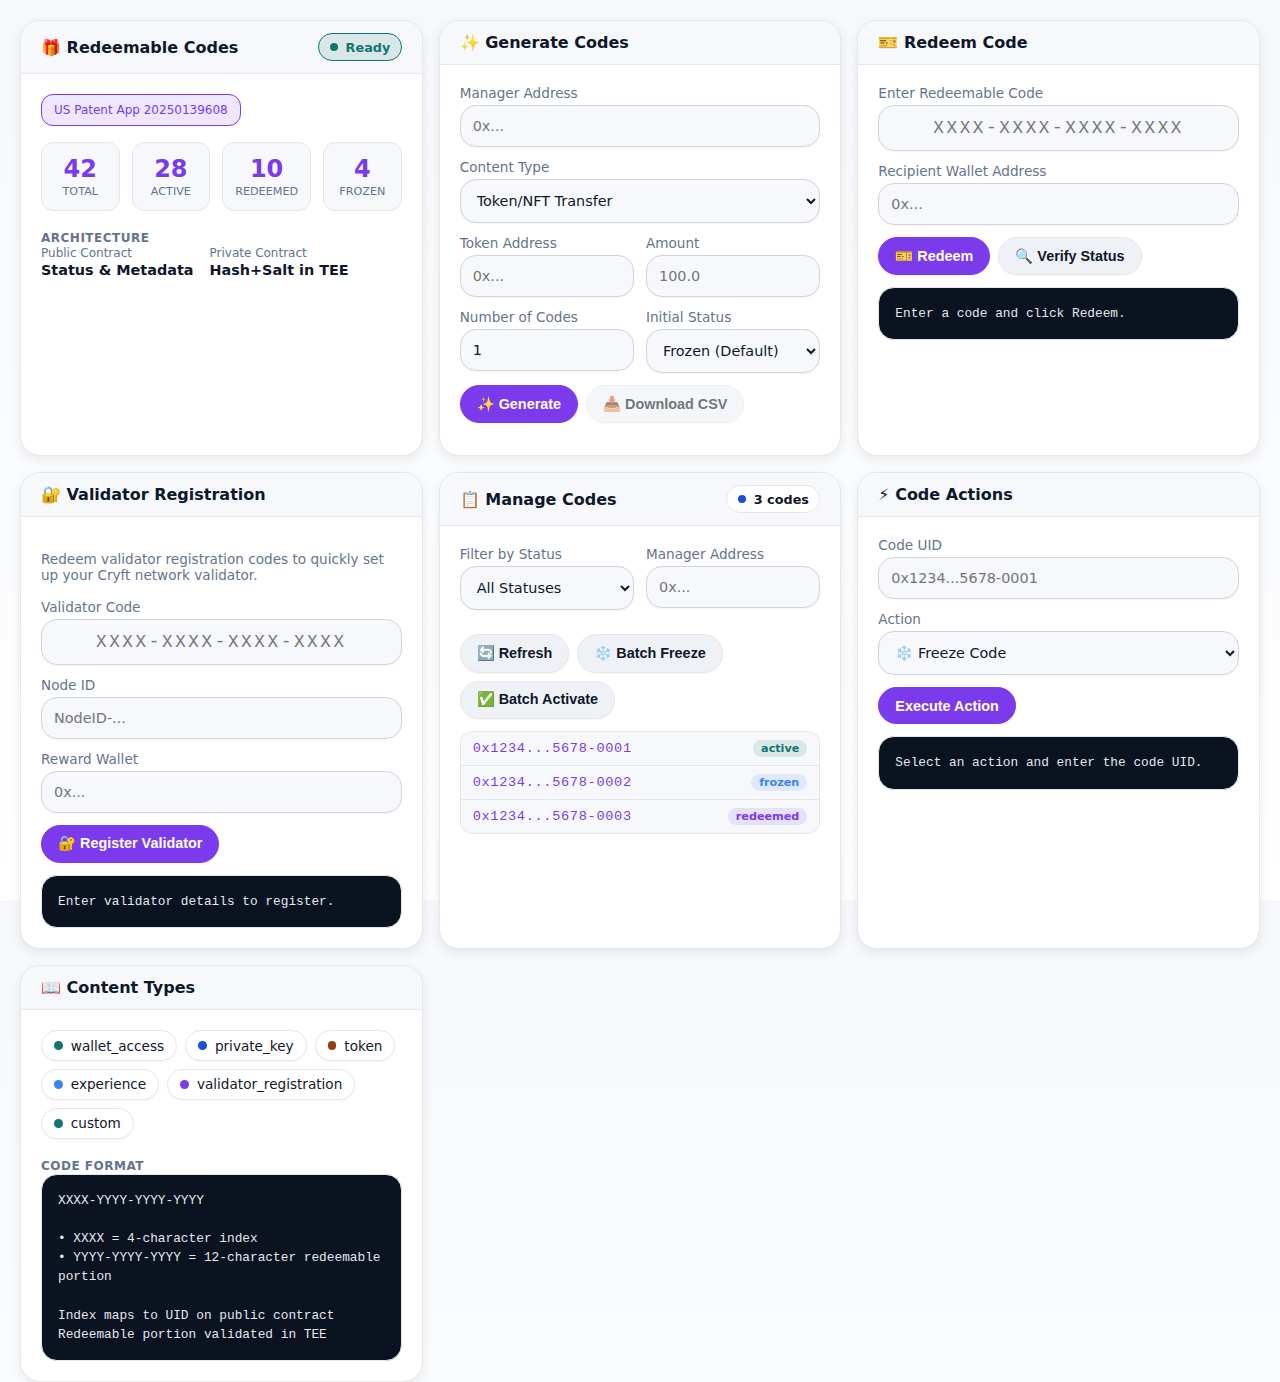
<file: modules/redeemable_codes_v1/gui/index.html>
<!DOCTYPE html>
<html lang="en">
<head>
  <meta charset="UTF-8" />
  <meta name="viewport" content="width=device-width,initial-scale=1" />
  <title>Redeemable Codes</title>
  <style>
    /* Match main dashboard theme tokens */
    :root {
      --bg-main:   #ffffff;
      --bg-subtle: #f6f8fb;
      --bg-panel:  #ffffff;
      --text-main: #0f172a;
      --text-dim:  #64748b;
      --accent:    #7c3aed;
      --accent-ink: #ffffff;
      --ok:      #0f766e;
      --warn:    #92400e;
      --bad:     #b91c1c;
      --pending: #1d4ed8;
      --border:        #e5e7eb;
      --border-strong: #d1d5db;
      --radius-xl:  1.25rem;
      --radius-lg:  1rem;
      --radius-md:  0.75rem;
      --radius-pill: 9999px;
      --pad-xl: 1.25rem;
      --pad-lg:  1rem;
      --pad-md:  0.75rem;
      --pad-sm:  0.5rem;
      --font-stack: system-ui, -apple-system, BlinkMacSystemFont, "Segoe UI", Roboto, "Helvetica Neue", Arial, sans-serif;
      --font-mono: ui-monospace, SFMono-Regular, Menlo, Monaco, Consolas, "Liberation Mono", monospace;
      --shadow-xs: 0 1px 2px rgba(0,0,0,0.04);
      --shadow-sm: 0 4px 12px rgba(15, 23, 42, 0.08);
      --code-bg:  #0b1220;
      --code-ink: #e5e7eb;
    }
    @media (prefers-color-scheme: dark) {
      :root {
        --bg-main:   #0b1220;
        --bg-subtle: #0e1627;
        --bg-panel:  #0f172a;
        --text-main: #e5e7eb;
        --text-dim:  #94a3b8;
        --border:        #1e293b;
        --border-strong: #334155;
        --shadow-xs: 0 1px 2px rgba(0,0,0,0.25);
        --shadow-sm: 0 4px 12px rgba(0,0,0,0.35);
      }
    }

    *, *::before, *::after { box-sizing: border-box; }
    html, body { height: 100%; margin: 0; }
    body {
      font-family: var(--font-stack);
      background: linear-gradient(180deg, var(--bg-subtle) 0%, var(--bg-main) 100%);
      color: var(--text-main);
      padding: var(--pad-xl);
      overflow-y: auto;
    }

    /* Cards Grid */
    .cards-grid {
      display: grid;
      grid-template-columns: repeat(auto-fill, minmax(340px, 1fr));
      gap: var(--pad-lg);
    }

    /* Card */
    .card {
      background: var(--bg-panel);
      border: 1px solid var(--border);
      border-radius: var(--radius-xl);
      box-shadow: var(--shadow-sm);
      overflow: hidden;
    }
    .card-header {
      display: flex;
      align-items: center;
      justify-content: space-between;
      padding: var(--pad-md) var(--pad-xl);
      border-bottom: 1px solid var(--border);
      background: var(--bg-subtle);
    }
    .card-title {
      font-size: 1rem;
      font-weight: 800;
      color: var(--text-main);
    }
    .card-body {
      padding: var(--pad-xl);
    }

    /* Chips */
    .chips { display: flex; flex-wrap: wrap; gap: .5rem; }
    .chip {
      display: inline-flex;
      align-items: center;
      gap: .5rem;
      padding: .4rem .75rem;
      border-radius: var(--radius-pill);
      border: 1px solid var(--border);
      background: var(--bg-panel);
      box-shadow: var(--shadow-xs);
      font-size: .85rem;
      color: var(--text-main);
    }
    .chip .dot { width: .55rem; height: .55rem; border-radius: 50%; }
    .dot.ok { background: var(--ok); }
    .dot.warn { background: var(--warn); }
    .dot.bad { background: var(--bad); }
    .dot.pending { background: var(--pending); }
    .dot.frozen { background: #3b82f6; }
    .dot.redeemed { background: var(--accent); }
    .dot.revoked { background: var(--bad); }
    .dot.active { background: var(--ok); }

    /* Badge */
    .badge {
      display: inline-flex;
      align-items: center;
      gap: .5rem;
      padding: .35rem .65rem;
      border-radius: var(--radius-pill);
      font-size: .8rem;
      font-weight: 600;
      border: 1px solid var(--border);
      background: var(--bg-panel);
    }
    .badge .dot { width: .5rem; height: .5rem; border-radius: 50%; }
    .badge.ok { background: rgba(15, 118, 110, 0.12); border-color: var(--ok); color: var(--ok); }
    .badge.warn { background: rgba(146, 64, 14, 0.12); border-color: var(--warn); color: var(--warn); }
    .badge.bad { background: rgba(185, 28, 28, 0.12); border-color: var(--bad); color: var(--bad); }

    /* Info grid */
    .info-grid {
      display: flex;
      gap: var(--pad-lg);
      flex-wrap: wrap;
    }
    .info-item {
      display: flex;
      flex-direction: column;
      gap: 2px;
    }
    .info-label {
      color: var(--text-dim);
      font-size: 0.75rem;
    }
    .info-value {
      color: var(--text-main);
      font-weight: 600;
      font-size: 0.9rem;
    }

    /* Stats Grid */
    .stats-grid {
      display: grid;
      grid-template-columns: repeat(4, 1fr);
      gap: var(--pad-md);
      margin-bottom: var(--pad-lg);
    }
    .stat-item {
      text-align: center;
      padding: var(--pad-md);
      background: var(--bg-subtle);
      border: 1px solid var(--border);
      border-radius: var(--radius-md);
    }
    .stat-item .value {
      font-size: 1.5rem;
      font-weight: 800;
      color: var(--accent);
    }
    .stat-item .label {
      font-size: 0.7rem;
      color: var(--text-dim);
      text-transform: uppercase;
      margin-top: 2px;
    }

    /* Forms */
    label {
      font-size: 0.85rem;
      color: var(--text-dim);
      display: block;
      margin-bottom: 4px;
    }
    input, select, textarea {
      width: 100%;
      background: var(--bg-subtle);
      border: 1px solid var(--border-strong);
      border-radius: var(--radius-lg);
      padding: var(--pad-md);
      color: var(--text-main);
      font-size: 0.9rem;
      font-family: inherit;
      margin-bottom: var(--pad-md);
      box-shadow: var(--shadow-xs);
    }
    input:focus, select:focus, textarea:focus {
      outline: none;
      border-color: var(--accent);
    }
    textarea {
      min-height: 80px;
      resize: vertical;
      font-family: var(--font-mono);
      font-size: 0.85rem;
    }
    @media (prefers-color-scheme: dark) {
      input, select, textarea { background: #0e1627; }
    }

    /* Code input special styling */
    .code-input {
      font-family: var(--font-mono);
      font-size: 1.1rem;
      letter-spacing: 0.15em;
      text-transform: uppercase;
      text-align: center;
    }

    /* Buttons */
    .btn {
      appearance: none;
      border: none;
      cursor: pointer;
      font-weight: 800;
      background: #eef2f6;
      border: 1px solid var(--border);
      color: var(--text-main);
      border-radius: var(--radius-pill);
      padding: 0.6rem 1rem;
      font-size: 0.9rem;
      box-shadow: var(--shadow-xs);
      transition: background .15s ease, border-color .15s ease;
    }
    .btn:hover { filter: brightness(0.98); }
    .btn:disabled { opacity: .6; cursor: not-allowed; }
    @media (prefers-color-scheme: dark) {
      .btn { background: #0e1627; }
    }
    .btn-accent {
      background: var(--accent);
      color: var(--accent-ink);
      border-color: var(--accent);
    }
    .btn-accent:hover { filter: saturate(110%); }
    .btn-row {
      display: flex;
      gap: var(--pad-sm);
      flex-wrap: wrap;
    }

    /* Output */
    .output {
      background: var(--code-bg);
      border: 1px solid var(--border);
      border-radius: var(--radius-lg);
      padding: var(--pad-lg);
      font-family: var(--font-mono);
      font-size: 0.8rem;
      line-height: 1.5;
      white-space: pre-wrap;
      word-break: break-all;
      max-height: 150px;
      overflow-y: auto;
      color: var(--code-ink);
    }
    .output.success { color: #4ade80; }
    .output.error { color: #f87171; }

    /* Code list */
    .code-list {
      max-height: 200px;
      overflow-y: auto;
      border: 1px solid var(--border);
      border-radius: var(--radius-md);
      background: var(--bg-subtle);
    }
    .code-row {
      display: flex;
      justify-content: space-between;
      align-items: center;
      padding: var(--pad-sm) var(--pad-md);
      border-bottom: 1px solid var(--border);
      font-size: 0.85rem;
    }
    .code-row:last-child { border-bottom: none; }
    .code-value {
      font-family: var(--font-mono);
      color: var(--accent);
      font-size: 0.85rem;
      letter-spacing: 0.05em;
    }
    .code-status {
      font-size: 0.7rem;
      padding: 2px 8px;
      border-radius: var(--radius-pill);
      font-weight: 600;
    }
    .code-status.frozen {
      background: rgba(59, 130, 246, 0.12);
      color: #3b82f6;
    }
    .code-status.active {
      background: rgba(15, 118, 110, 0.12);
      color: var(--ok);
    }
    .code-status.redeemed {
      background: rgba(124, 58, 237, 0.12);
      color: var(--accent);
    }

    /* Section label */
    .section-label {
      font-size: 0.75rem;
      color: var(--text-dim);
      text-transform: uppercase;
      letter-spacing: 0.5px;
      margin-bottom: var(--pad-sm);
      font-weight: 600;
    }

    /* Form grid */
    .form-grid {
      display: grid;
      grid-template-columns: 1fr 1fr;
      gap: var(--pad-md);
    }

    /* Patent badge */
    .patent-badge {
      display: inline-flex;
      align-items: center;
      gap: 6px;
      padding: var(--pad-sm) var(--pad-md);
      background: rgba(124, 58, 237, 0.12);
      border: 1px solid var(--accent);
      border-radius: var(--radius-md);
      font-size: 0.75rem;
      color: var(--accent);
    }

    @media (max-width: 640px) {
      .cards-grid { grid-template-columns: 1fr; }
      .info-grid { flex-direction: column; gap: var(--pad-sm); }
      .stats-grid { grid-template-columns: repeat(2, 1fr); }
      .form-grid { grid-template-columns: 1fr; }
    }
  </style>
</head>
<body>

  <div class="cards-grid">

    <!-- Module Status Card -->
    <div class="card">
      <div class="card-header">
        <span class="card-title">🎁 Redeemable Codes</span>
        <span id="rc-statusBadge" class="badge ok"><span class="dot ok"></span>Ready</span>
      </div>
      <div class="card-body">
        <div class="patent-badge" style="margin-bottom: var(--pad-lg);">
          US Patent App 20250139608
        </div>
        
        <div class="stats-grid">
          <div class="stat-item">
            <div id="rc-totalCodes" class="value">0</div>
            <div class="label">Total</div>
          </div>
          <div class="stat-item">
            <div id="rc-activeCodes" class="value">0</div>
            <div class="label">Active</div>
          </div>
          <div class="stat-item">
            <div id="rc-redeemedCodes" class="value">0</div>
            <div class="label">Redeemed</div>
          </div>
          <div class="stat-item">
            <div id="rc-frozenCodes" class="value">0</div>
            <div class="label">Frozen</div>
          </div>
        </div>
        
        <span class="section-label">Architecture</span>
        <div class="info-grid">
          <div class="info-item">
            <span class="info-label">Public Contract</span>
            <span class="info-value">Status & Metadata</span>
          </div>
          <div class="info-item">
            <span class="info-label">Private Contract</span>
            <span class="info-value">Hash+Salt in TEE</span>
          </div>
        </div>
      </div>
    </div>

    <!-- Generate Codes Card -->
    <div class="card">
      <div class="card-header">
        <span class="card-title">✨ Generate Codes</span>
      </div>
      <div class="card-body">
        <label for="rc-managerAddr">Manager Address</label>
        <input type="text" id="rc-managerAddr" placeholder="0x..." />

        <label for="rc-contentType">Content Type</label>
        <select id="rc-contentType">
          <option value="token">Token/NFT Transfer</option>
          <option value="wallet_access">Wallet Access</option>
          <option value="validator_registration">Validator Registration</option>
          <option value="experience">Experience/API Trigger</option>
          <option value="custom">Custom Content</option>
        </select>

        <div id="rc-contentFields"></div>

        <div class="form-grid">
          <div>
            <label for="rc-codeCount">Number of Codes</label>
            <input type="number" id="rc-codeCount" value="1" min="1" max="100" />
          </div>
          <div>
            <label for="rc-initialStatus">Initial Status</label>
            <select id="rc-initialStatus">
              <option value="frozen" selected>Frozen (Default)</option>
              <option value="active">Active</option>
            </select>
          </div>
        </div>

        <div class="btn-row" style="margin-bottom: var(--pad-md);">
          <button id="rc-generateBtn" class="btn btn-accent">✨ Generate</button>
          <button id="rc-downloadBtn" class="btn" disabled>📥 Download CSV</button>
        </div>
        
        <div id="rc-generatedList" class="code-list" style="display: none;"></div>
      </div>
    </div>

    <!-- Redeem Code Card -->
    <div class="card">
      <div class="card-header">
        <span class="card-title">🎫 Redeem Code</span>
      </div>
      <div class="card-body">
        <label for="rc-redeemCode">Enter Redeemable Code</label>
        <input type="text" id="rc-redeemCode" class="code-input" placeholder="XXXX-XXXX-XXXX-XXXX" maxlength="19" />

        <label for="rc-recipientAddr">Recipient Wallet Address</label>
        <input type="text" id="rc-recipientAddr" placeholder="0x..." />

        <div class="btn-row" style="margin-bottom: var(--pad-md);">
          <button id="rc-redeemBtn" class="btn btn-accent">🎫 Redeem</button>
          <button id="rc-verifyBtn" class="btn">🔍 Verify Status</button>
        </div>
        
        <div id="rc-redeemOutput" class="output">Enter a code and click Redeem.</div>
      </div>
    </div>

    <!-- Validator Registration Card -->
    <div class="card">
      <div class="card-header">
        <span class="card-title">🔐 Validator Registration</span>
      </div>
      <div class="card-body">
        <p style="font-size: 0.85rem; color: var(--text-dim); margin-bottom: var(--pad-lg);">
          Redeem validator registration codes to quickly set up your Cryft network validator.
        </p>

        <label for="rc-valCode">Validator Code</label>
        <input type="text" id="rc-valCode" class="code-input" placeholder="XXXX-XXXX-XXXX-XXXX" maxlength="19" />

        <label for="rc-nodeId">Node ID</label>
        <input type="text" id="rc-nodeId" placeholder="NodeID-..." />

        <label for="rc-valWallet">Reward Wallet</label>
        <input type="text" id="rc-valWallet" placeholder="0x..." />

        <div class="btn-row" style="margin-bottom: var(--pad-md);">
          <button id="rc-valRedeemBtn" class="btn btn-accent">🔐 Register Validator</button>
        </div>
        
        <div id="rc-valOutput" class="output">Enter validator details to register.</div>
      </div>
    </div>

    <!-- Manage Codes Card -->
    <div class="card">
      <div class="card-header">
        <span class="card-title">📋 Manage Codes</span>
        <span id="rc-manageCount" class="badge"><span class="dot pending"></span>0 codes</span>
      </div>
      <div class="card-body">
        <div class="form-grid" style="margin-bottom: var(--pad-md);">
          <div>
            <label for="rc-filterStatus">Filter by Status</label>
            <select id="rc-filterStatus">
              <option value="">All Statuses</option>
              <option value="frozen">Frozen</option>
              <option value="active">Active</option>
              <option value="redeemed">Redeemed</option>
              <option value="revoked">Revoked</option>
            </select>
          </div>
          <div>
            <label for="rc-filterManager">Manager Address</label>
            <input type="text" id="rc-filterManager" placeholder="0x..." />
          </div>
        </div>

        <div class="btn-row" style="margin-bottom: var(--pad-md);">
          <button id="rc-refreshBtn" class="btn">🔄 Refresh</button>
          <button id="rc-batchFreezeBtn" class="btn">❄️ Batch Freeze</button>
          <button id="rc-batchActivateBtn" class="btn">✅ Batch Activate</button>
        </div>
        
        <div id="rc-codesList" class="code-list">
          <div class="code-row">
            <span style="color: var(--text-dim);">No codes found</span>
          </div>
        </div>
      </div>
    </div>

    <!-- Code Actions Card -->
    <div class="card">
      <div class="card-header">
        <span class="card-title">⚡ Code Actions</span>
      </div>
      <div class="card-body">
        <label for="rc-actionUid">Code UID</label>
        <input type="text" id="rc-actionUid" placeholder="0x1234...5678-0001" />

        <label for="rc-actionType">Action</label>
        <select id="rc-actionType">
          <option value="freeze">❄️ Freeze Code</option>
          <option value="unfreeze">🔓 Unfreeze/Activate</option>
          <option value="revoke">🚫 Revoke Code</option>
          <option value="report_lost">📢 Report Lost</option>
          <option value="transfer">🔄 Transfer Management</option>
        </select>

        <div id="rc-actionFields"></div>

        <div class="btn-row" style="margin-bottom: var(--pad-md);">
          <button id="rc-executeActionBtn" class="btn btn-accent">Execute Action</button>
        </div>
        
        <div id="rc-actionOutput" class="output">Select an action and enter the code UID.</div>
      </div>
    </div>

    <!-- Content Types Guide -->
    <div class="card">
      <div class="card-header">
        <span class="card-title">📖 Content Types</span>
      </div>
      <div class="card-body">
        <div class="chips" style="margin-bottom: var(--pad-lg);">
          <span class="chip"><span class="dot ok"></span>wallet_access</span>
          <span class="chip"><span class="dot pending"></span>private_key</span>
          <span class="chip"><span class="dot warn"></span>token</span>
          <span class="chip"><span class="dot frozen"></span>experience</span>
          <span class="chip"><span class="dot redeemed"></span>validator_registration</span>
          <span class="chip"><span class="dot ok"></span>custom</span>
        </div>
        
        <span class="section-label">Code Format</span>
        <div class="output" style="max-height: none;">XXXX-YYYY-YYYY-YYYY

• XXXX = 4-character index
• YYYY-YYYY-YYYY = 12-character redeemable portion

Index maps to UID on public contract
Redeemable portion validated in TEE</div>
      </div>
    </div>

  </div>

  <script>
    (function() {
      const $ = (id) => document.getElementById('rc-' + id);
      let generatedCodes = [];

      // Format code input as user types
      function formatCodeInput(input) {
        let value = input.value.replace(/[^A-Za-z0-9]/g, '').toUpperCase();
        const parts = [];
        for (let i = 0; i < value.length && i < 16; i += 4) {
          parts.push(value.substr(i, 4));
        }
        input.value = parts.join('-');
      }

      // Generate a random code
      function generateCode() {
        const chars = 'ABCDEFGHJKLMNPQRSTUVWXYZ23456789';
        let code = '';
        for (let i = 0; i < 16; i++) {
          code += chars.charAt(Math.floor(Math.random() * chars.length));
        }
        return code.match(/.{1,4}/g).join('-');
      }

      // Generate UID
      function generateUid(manager, index) {
        const shortManager = manager.slice(0, 10) || '0x0000';
        return shortManager + '-' + String(index).padStart(4, '0');
      }

      // Update content fields based on type
      function updateContentFields() {
        const type = $('contentType').value;
        const container = $('contentFields');
        let html = '';

        switch (type) {
          case 'token':
            html = '<div class="form-grid"><div><label>Token Address</label><input type="text" id="rc-tokenAddr" placeholder="0x..." /></div><div><label>Amount</label><input type="text" id="rc-tokenAmount" placeholder="100.0" /></div></div>';
            break;
          case 'validator_registration':
            html = '<div class="form-grid"><div><label>Stake Amount (CRYFT)</label><input type="number" id="rc-stakeAmount" placeholder="2000" /></div><div><label>Delegation Fee (%)</label><input type="number" id="rc-delegationFee" placeholder="2" min="0" max="100" /></div></div>';
            break;
          case 'experience':
            html = '<label>API Endpoint</label><input type="text" id="rc-apiEndpoint" placeholder="https://api.example.com/trigger" />';
            break;
          case 'custom':
            html = '<label>Custom Data (JSON)</label><textarea id="rc-customData" placeholder=\'{"type": "...", "data": {...}}\'></textarea>';
            break;
        }

        container.innerHTML = html;
      }

      // Update action fields
      function updateActionFields() {
        const action = $('actionType').value;
        const container = $('actionFields');
        let html = '';

        if (action === 'report_lost') {
          html = '<label>Proof of Ownership</label><textarea id="rc-proofData" placeholder="Provide proof of ownership..."></textarea>';
        } else if (action === 'transfer') {
          html = '<label>New Manager Address</label><input type="text" id="rc-newManager" placeholder="0x..." />';
        }

        container.innerHTML = html;
      }

      // Display generated codes
      function displayGeneratedCodes(codes) {
        const list = $('generatedList');
        list.style.display = 'block';
        list.innerHTML = codes.map(c => 
          '<div class="code-row">' +
          '<span class="code-value">' + c.code + '</span>' +
          '<span class="code-status ' + c.status + '">' + c.status + '</span>' +
          '</div>'
        ).join('');
        $('downloadBtn').disabled = false;
      }

      // Download as CSV
      function downloadCSV() {
        if (generatedCodes.length === 0) return;
        const csv = 'Code,UID,Status,ContentType,Created\n' +
          generatedCodes.map(c => 
            c.code + ',' + c.uid + ',' + c.status + ',' + c.contentType + ',' + c.created
          ).join('\n');
        const blob = new Blob([csv], { type: 'text/csv' });
        const url = URL.createObjectURL(blob);
        const a = document.createElement('a');
        a.href = url;
        a.download = 'redeemable-codes-' + Date.now() + '.csv';
        a.click();
        URL.revokeObjectURL(url);
      }

      // Fetch stats
      async function fetchStats() {
        // Demo data - would call API in production
        $('totalCodes').textContent = '42';
        $('activeCodes').textContent = '28';
        $('redeemedCodes').textContent = '10';
        $('frozenCodes').textContent = '4';
      }

      // Fetch codes list
      async function fetchCodes() {
        const status = $('filterStatus').value;
        // Demo data
        const codes = [
          { uid: '0x1234...5678-0001', status: 'active', contentType: 'token' },
          { uid: '0x1234...5678-0002', status: 'frozen', contentType: 'validator_registration' },
          { uid: '0x1234...5678-0003', status: 'redeemed', contentType: 'experience' },
        ];

        const filtered = status ? codes.filter(c => c.status === status) : codes;
        
        const list = $('codesList');
        if (filtered.length === 0) {
          list.innerHTML = '<div class="code-row"><span style="color: var(--text-dim);">No codes found</span></div>';
        } else {
          list.innerHTML = filtered.map(c => 
            '<div class="code-row">' +
            '<span class="code-value">' + c.uid + '</span>' +
            '<span class="code-status ' + c.status + '">' + c.status + '</span>' +
            '</div>'
          ).join('');
        }
        
        $('manageCount').innerHTML = '<span class="dot pending"></span>' + filtered.length + ' codes';
      }

      // Event listeners
      $('contentType').addEventListener('change', updateContentFields);
      $('actionType').addEventListener('change', updateActionFields);

      ['redeemCode', 'valCode'].forEach(id => {
        document.getElementById('rc-' + id).addEventListener('input', function() {
          formatCodeInput(this);
        });
      });

      $('generateBtn').addEventListener('click', function() {
        const manager = $('managerAddr').value.trim();
        const count = parseInt($('codeCount').value) || 1;
        const status = $('initialStatus').value;
        const contentType = $('contentType').value;

        if (!manager) {
          alert('Please enter a manager address');
          return;
        }

        generatedCodes = [];
        for (let i = 0; i < count; i++) {
          generatedCodes.push({
            code: generateCode(),
            uid: generateUid(manager, i + 1),
            status: status,
            contentType: contentType,
            created: new Date().toISOString()
          });
        }

        displayGeneratedCodes(generatedCodes);
        fetchStats();
      });

      $('downloadBtn').addEventListener('click', downloadCSV);

      $('redeemBtn').addEventListener('click', function() {
        const code = $('redeemCode').value.replace(/-/g, '');
        const recipient = $('recipientAddr').value.trim();
        const output = $('redeemOutput');

        if (!code || code.length !== 16) {
          output.className = 'output error';
          output.textContent = '✗ Please enter a valid 16-character code.';
          return;
        }

        if (!recipient) {
          output.className = 'output error';
          output.textContent = '✗ Please enter a recipient address.';
          return;
        }

        output.className = 'output';
        output.textContent = 'Redeeming code...\n';
        
        // Simulate redemption
        setTimeout(() => {
          output.className = 'output success';
          output.textContent = '✓ Code Redeemed Successfully!\n\n' +
            'Content delivered to: ' + recipient.slice(0, 20) + '...\n' +
            'Transaction: 0x' + Array(64).fill(0).map(() => Math.floor(Math.random()*16).toString(16)).join('');
          fetchStats();
        }, 500);
      });

      $('verifyBtn').addEventListener('click', function() {
        const code = $('redeemCode').value.replace(/-/g, '');
        const output = $('redeemOutput');

        if (!code || code.length < 4) {
          output.className = 'output error';
          output.textContent = '✗ Please enter at least the code index.';
          return;
        }

        output.className = 'output';
        output.textContent = 'Checking status...\n\n' +
          'Status: Active ✓\n' +
          'Content Type: Token Transfer\n' +
          'Created: ' + new Date().toISOString();
      });

      $('valRedeemBtn').addEventListener('click', function() {
        const code = $('valCode').value.replace(/-/g, '');
        const nodeId = $('nodeId').value.trim();
        const wallet = $('valWallet').value.trim();
        const output = $('valOutput');

        if (!code || !nodeId || !wallet) {
          output.className = 'output error';
          output.textContent = '✗ Please fill in all fields.';
          return;
        }

        output.className = 'output';
        output.textContent = 'Registering validator...\n';
        
        setTimeout(() => {
          output.className = 'output success';
          output.textContent = '✓ Validator Registration Initiated!\n\n' +
            'Node ID: ' + nodeId + '\n' +
            'Stake: 2000 CRYFT\n' +
            'Delegation Fee: 2%\n' +
            'Rewards to: ' + wallet.slice(0, 20) + '...';
        }, 600);
      });

      $('refreshBtn').addEventListener('click', fetchCodes);

      $('executeActionBtn').addEventListener('click', function() {
        const uid = $('actionUid').value.trim();
        const action = $('actionType').value;
        const output = $('actionOutput');

        if (!uid) {
          output.className = 'output error';
          output.textContent = '✗ Please enter a code UID.';
          return;
        }

        output.className = 'output';
        output.textContent = 'Executing ' + action + '...\n';

        setTimeout(() => {
          output.className = 'output success';
          output.textContent = '✓ Action completed: ' + action + '\n\n' +
            'UID: ' + uid + '\n' +
            'New Status: ' + (action === 'freeze' ? 'Frozen' : action === 'unfreeze' ? 'Active' : 'Updated');
          fetchCodes();
          fetchStats();
        }, 400);
      });

      // Initialize
      updateContentFields();
      updateActionFields();
      fetchStats();
      fetchCodes();
    })();
  </script>
</body>
</html>
</file>
